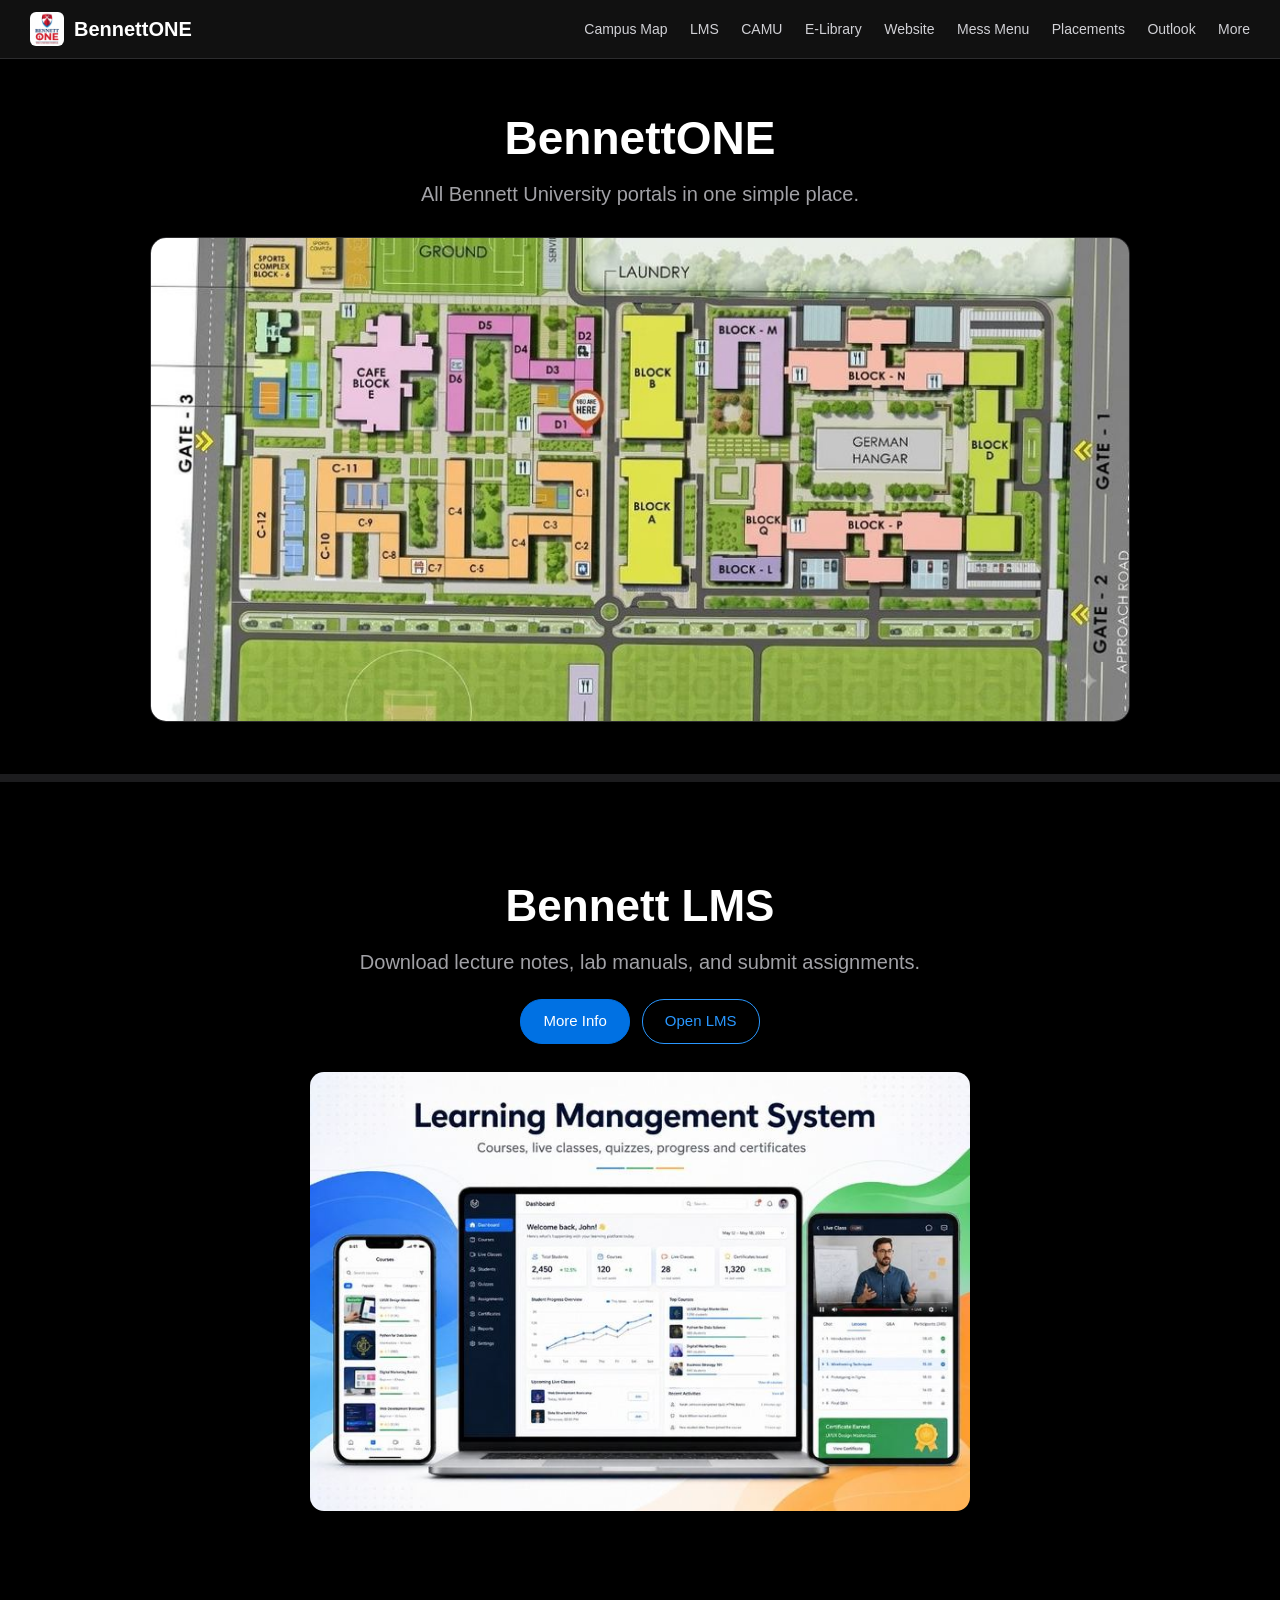
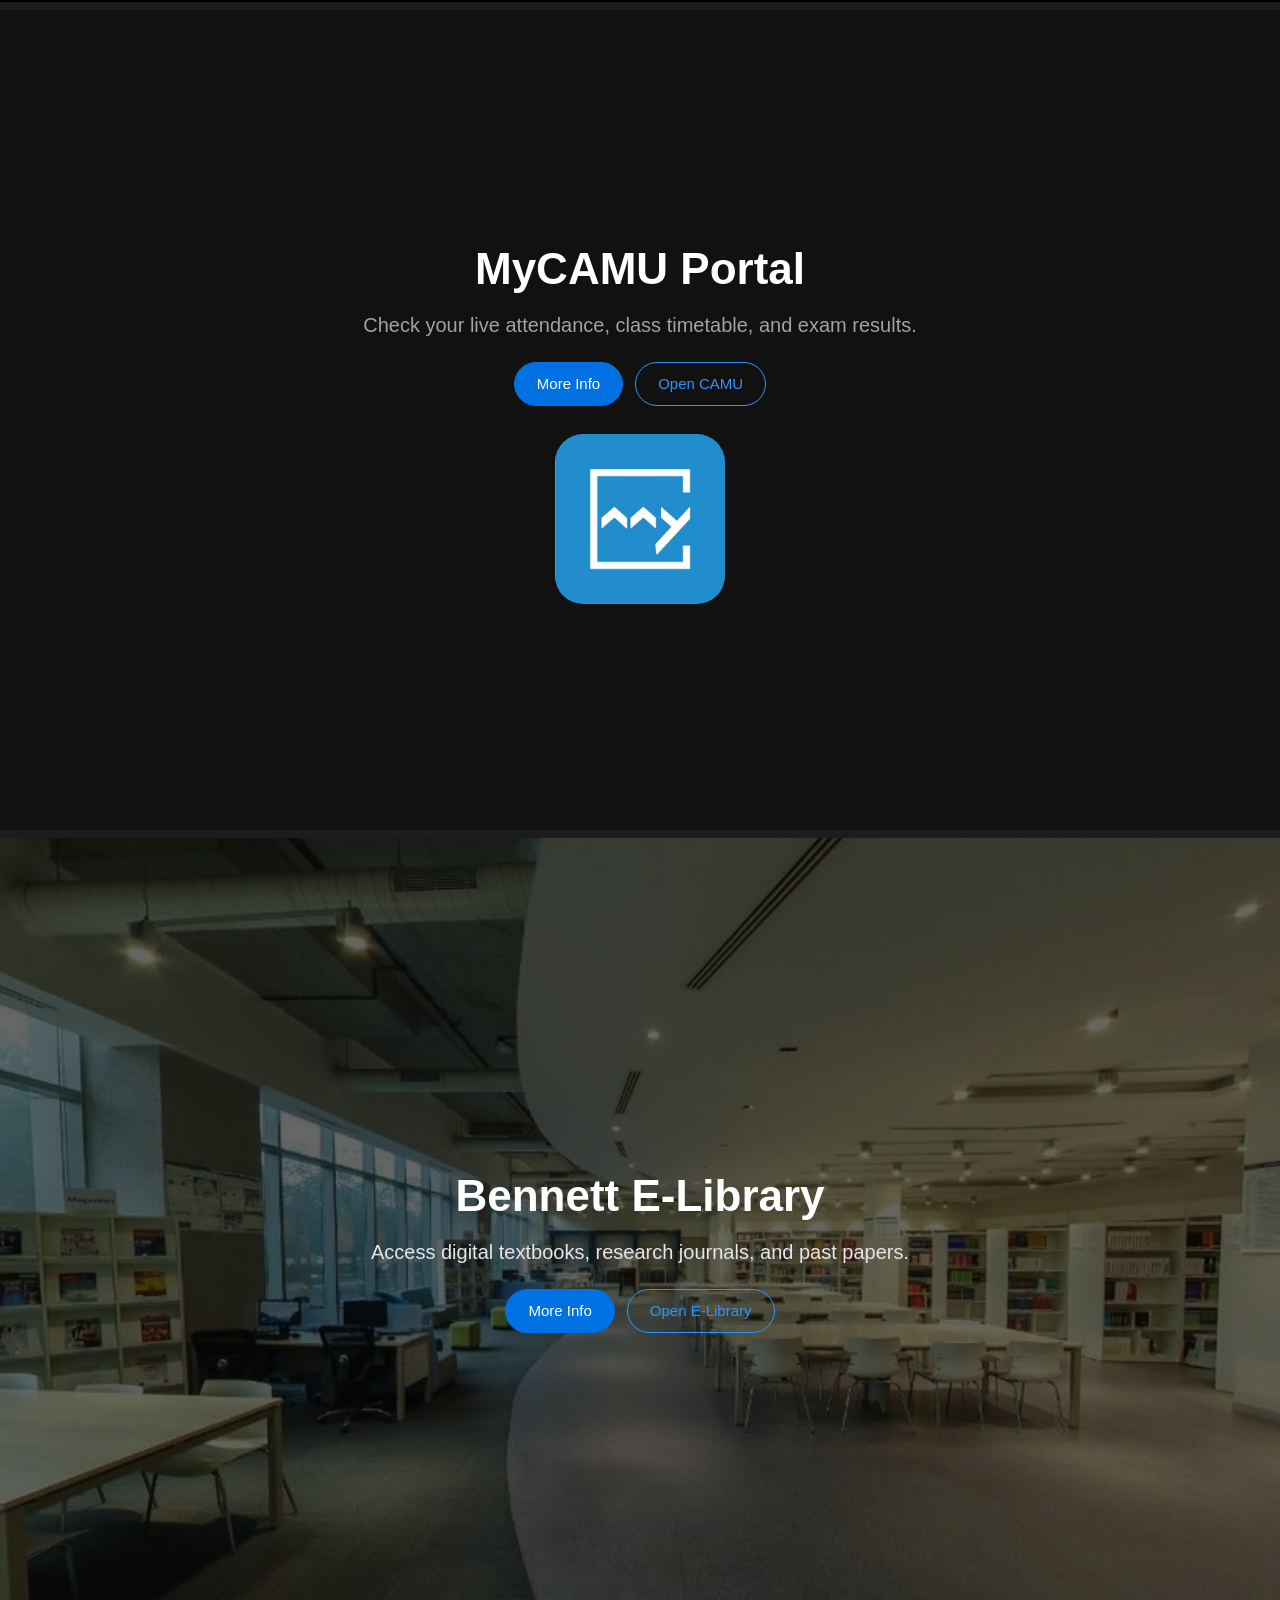
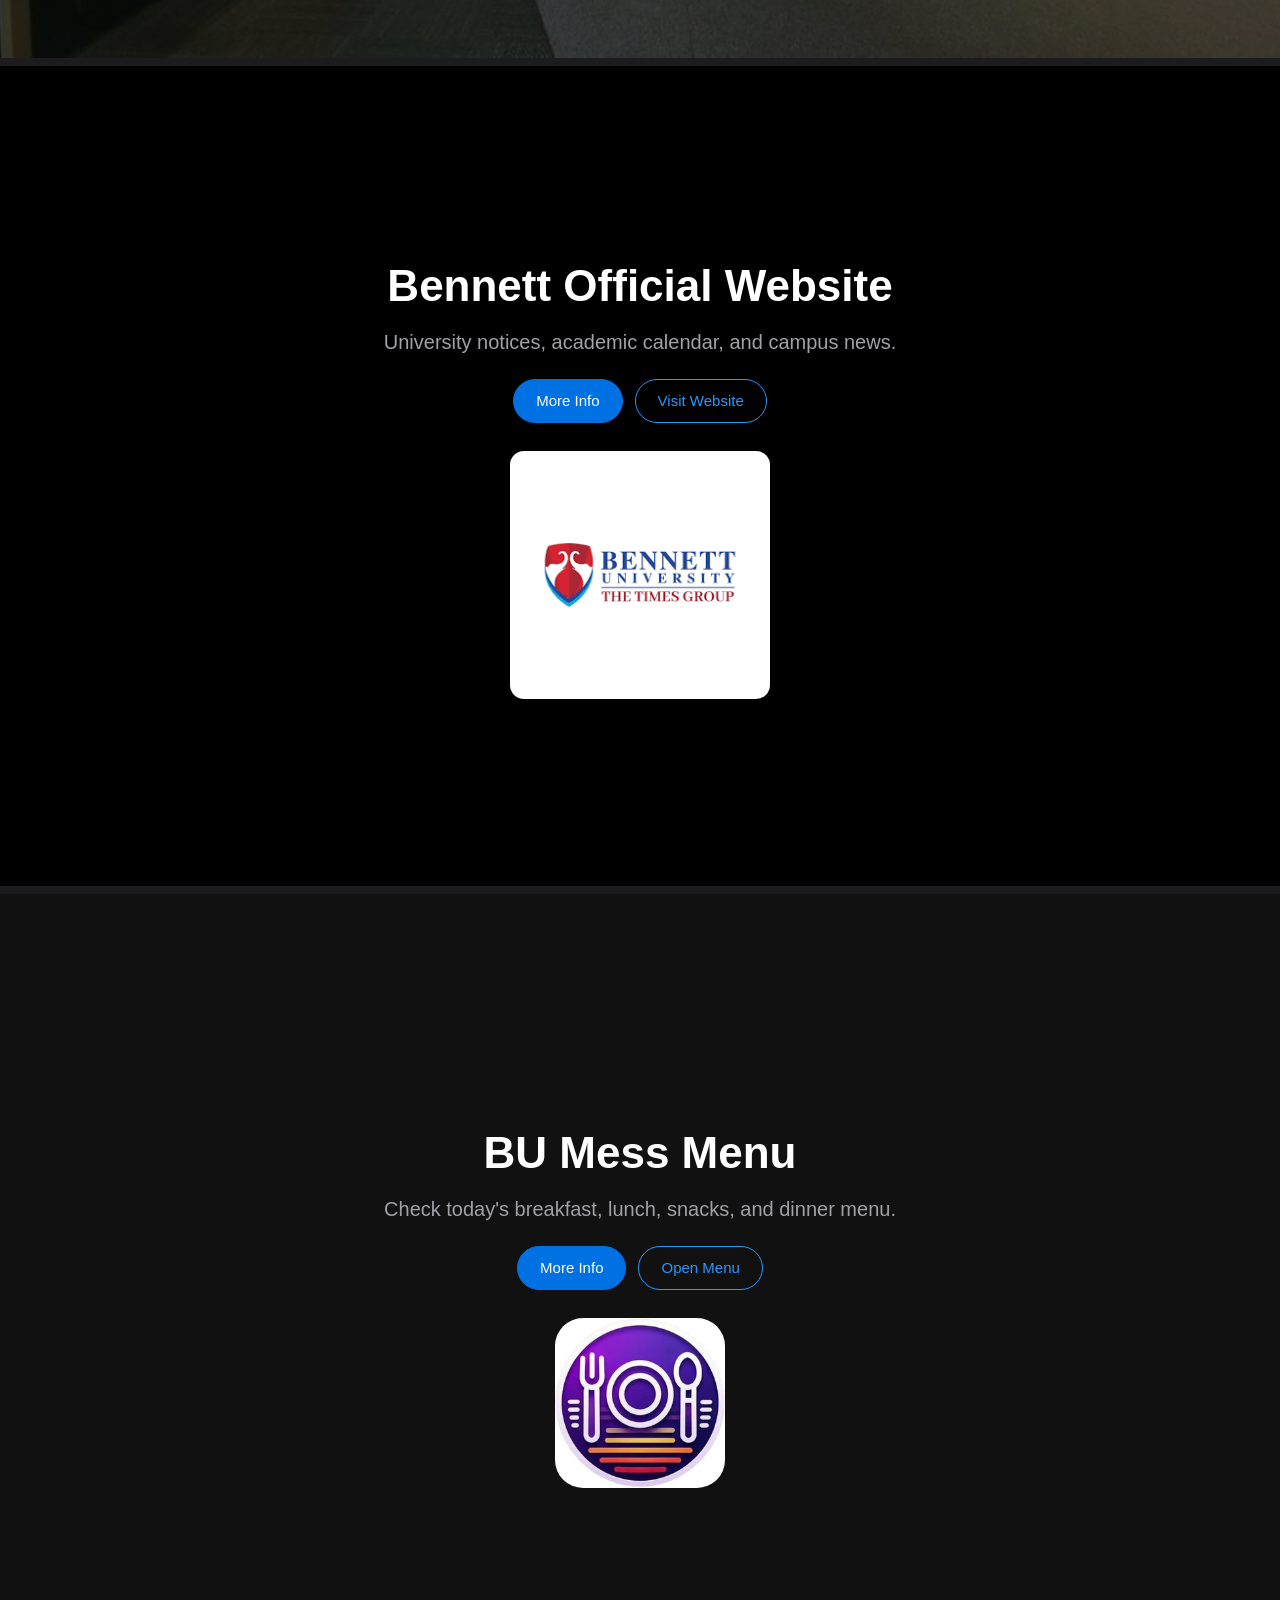
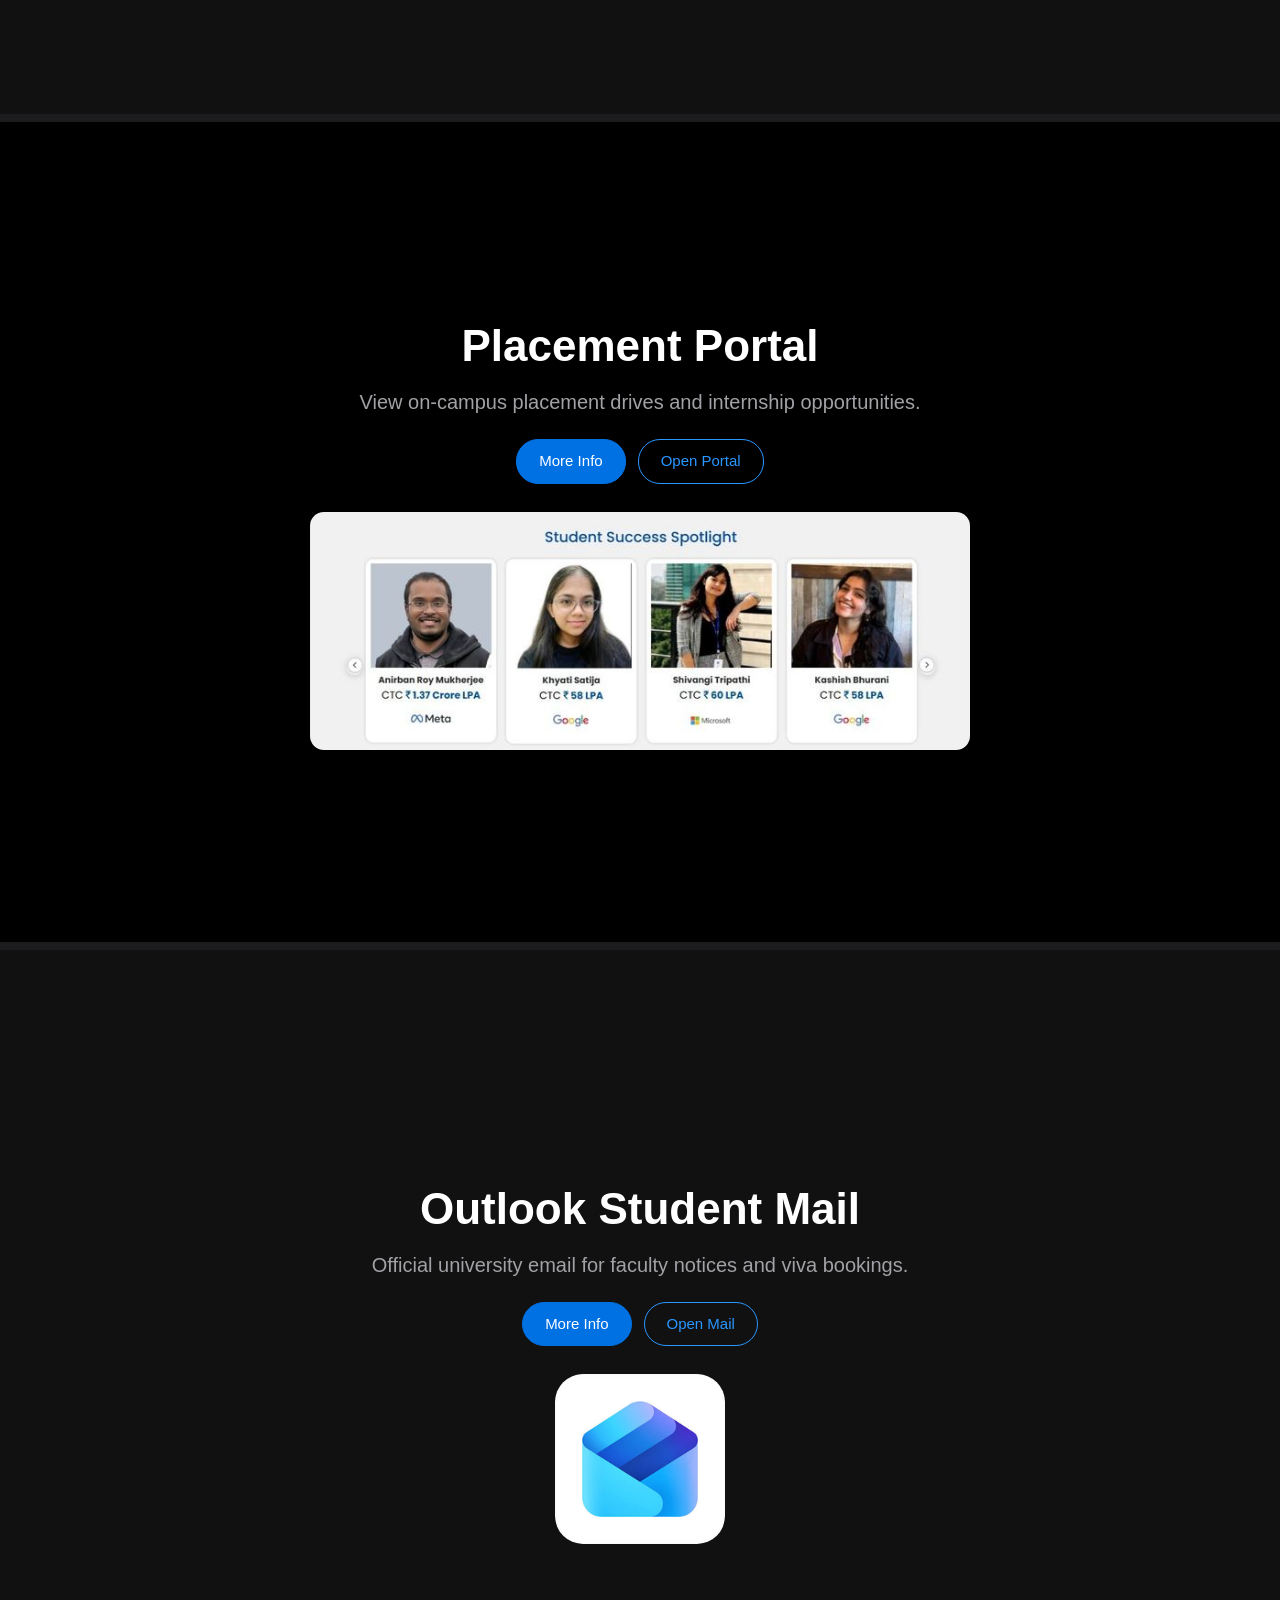
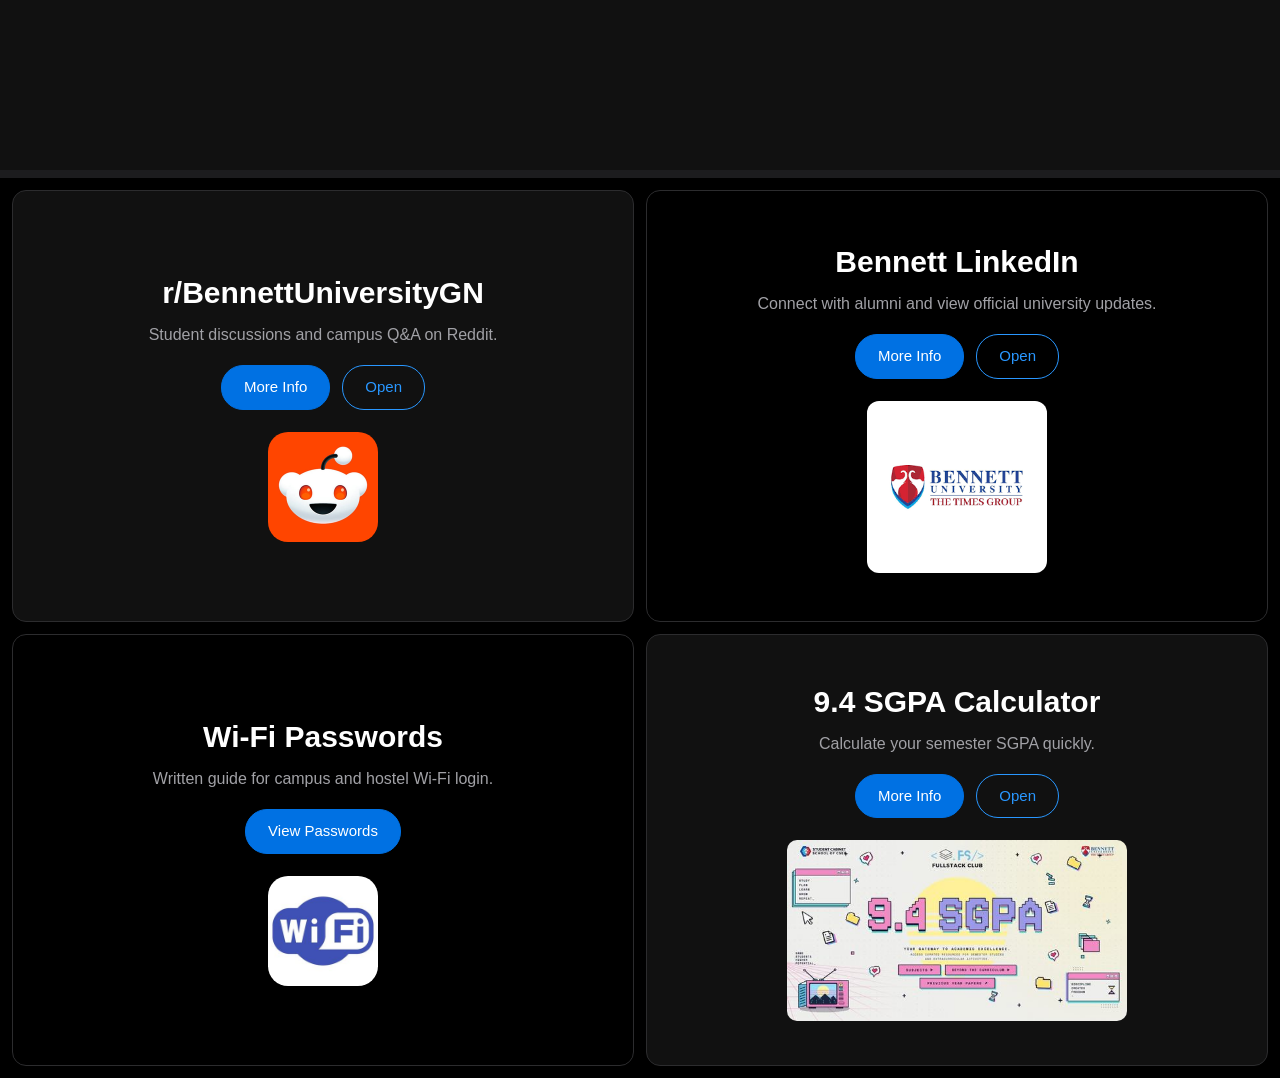
<file: index.html>
<!DOCTYPE html>
<html lang="en">
<head>
  <meta charset="UTF-8">
  <meta name="viewport" content="width=device-width, initial-scale=1.0">
  <title>BennettONE</title>
  <link rel="stylesheet" href="css/style.css">
</head>
<body>

  <header class="navbar">
    <a href="index.html" class="logo">
      <img src="assets/images/bennettone-logo.png" alt="BennettONE Logo" class="nav-logo-img">
      <span>BennettONE</span>
    </a>
    <nav>
      <a href="#map">Campus Map</a>
      <a href="#lms">LMS</a>
      <a href="#camu">CAMU</a>
      <a href="#elibrary">E-Library</a>
      <a href="#website">Website</a>
      <a href="#mess">Mess Menu</a>
      <a href="#placement">Placements</a>
      <a href="#outlook">Outlook</a>
      <a href="#more">More</a>
    </nav>
  </header>

  <main>
    <section id="map" class="map-section">
      <h1>BennettONE</h1>
      <p>All Bennett University portals in one simple place.</p>
      <img src="assets/images/campus-map.jpg" alt="Bennett University Campus Map" class="campus-map">
    </section>

    <section id="lms" class="hero-box dark-bg">
      <h2>Bennett LMS</h2>
      <p>Download lecture notes, lab manuals, and submit assignments.</p>
      <div class="btn-group">
        <a href="lms.html" class="btn blue-btn">More Info</a>
        <a href="https://lms.bennett.edu.in/my/" target="_blank" class="btn border-btn">Open LMS</a>
      </div>
      <img src="assets/images/lms.jpg" alt="Bennett LMS" class="hero-banner" loading="lazy">
    </section>

    <section id="camu" class="hero-box charcoal-bg">
      <h2>MyCAMU Portal</h2>
      <p>Check your live attendance, class timetable, and exam results.</p>
      <div class="btn-group">
        <a href="camu.html" class="btn blue-btn">More Info</a>
        <a href="https://student.bennetterp.camu.in/v2/" target="_blank" class="btn border-btn">Open CAMU</a>
      </div>
      <img src="assets/images/camu.png" alt="MyCAMU Logo" class="hero-icon" loading="lazy">
    </section>

    <section id="elibrary" class="hero-box bg-elibrary">
      <h2>Bennett E-Library</h2>
      <p>Access digital textbooks, research journals, and past papers.</p>
      <div class="btn-group">
        <a href="elibrary.html" class="btn blue-btn">More Info</a>
        <a href="https://library.bennett.edu.in/" target="_blank" class="btn border-btn">Open E-Library</a>
      </div>
    </section>

    <section id="website" class="hero-box dark-bg">
      <h2>Bennett Official Website</h2>
      <p>University notices, academic calendar, and campus news.</p>
      <div class="btn-group">
        <a href="website.html" class="btn blue-btn">More Info</a>
        <a href="https://www.bennett.edu.in/" target="_blank" class="btn border-btn">Visit Website</a>
      </div>
      <img src="assets/images/bennett-logo.png" alt="Bennett University Logo" class="hero-logo" loading="lazy">
    </section>

    <section id="mess" class="hero-box charcoal-bg">
      <h2>BU Mess Menu</h2>
      <p>Check today's breakfast, lunch, snacks, and dinner menu.</p>
      <div class="btn-group">
        <a href="mess.html" class="btn blue-btn">More Info</a>
        <a href="https://messmenu.me/bu" target="_blank" class="btn border-btn">Open Menu</a>
      </div>
      <img src="assets/images/mess.jpg" alt="BU Mess Menu Icon" class="hero-icon" loading="lazy">
    </section>

    <section id="placement" class="hero-box dark-bg">
      <h2>Placement Portal</h2>
      <p>View on-campus placement drives and internship opportunities.</p>
      <div class="btn-group">
        <a href="placement.html" class="btn blue-btn">More Info</a>
        <a href="https://bennett-oncampusplacement.vercel.app/" target="_blank" class="btn border-btn">Open Portal</a>
      </div>
      <img src="assets/images/placement.jpg" alt="Bennett Placement Spotlight" class="hero-banner" loading="lazy">
    </section>

    <section id="outlook" class="hero-box charcoal-bg">
      <h2>Outlook Student Mail</h2>
      <p>Official university email for faculty notices and viva bookings.</p>
      <div class="btn-group">
        <a href="outlook.html" class="btn blue-btn">More Info</a>
        <a href="https://outlook.cloud.microsoft/mail/" target="_blank" class="btn border-btn">Open Mail</a>
      </div>
      <img src="assets/images/outlook.png" alt="Microsoft Outlook Icon" class="hero-icon" loading="lazy">
    </section>

    <section id="more" class="four-grid">

      <div class="small-box charcoal-bg">
        <h3>r/BennettUniversityGN</h3>
        <p>Student discussions and campus Q&amp;A on Reddit.</p>
        <div class="btn-group">
          <a href="subreddit.html" class="btn blue-btn">More Info</a>
          <a href="https://www.reddit.com/r/BennettUniversityGN/" target="_blank" class="btn border-btn">Open</a>
        </div>
        <img src="assets/images/reddit.png" alt="Reddit Icon" class="grid-icon" loading="lazy">
      </div>

      <div class="small-box dark-bg">
        <h3>Bennett LinkedIn</h3>
        <p>Connect with alumni and view official university updates.</p>
        <div class="btn-group">
          <a href="linkedin.html" class="btn blue-btn">More Info</a>
          <a href="https://www.linkedin.com/school/bennett-university/home/" target="_blank" class="btn border-btn">Open</a>
        </div>
        <img src="assets/images/bennett-logo.png" alt="Bennett University LinkedIn" class="grid-logo" loading="lazy">
      </div>

      <div class="small-box dark-bg">
        <h3>Wi-Fi Passwords</h3>
        <p>Written guide for campus and hostel Wi-Fi login.</p>
        <div class="btn-group">
          <a href="wifi.html" class="btn blue-btn">View Passwords</a>
        </div>
        <img src="assets/images/wifi.jpg" alt="Campus Wi-Fi" class="grid-icon" loading="lazy">
      </div>

      <div class="small-box charcoal-bg">
        <h3>9.4 SGPA Calculator</h3>
        <p>Calculate your semester SGPA quickly.</p>
        <div class="btn-group">
          <a href="sgpa.html" class="btn blue-btn">More Info</a>
          <a href="https://94sgpa.vercel.app/" target="_blank" class="btn border-btn">Open</a>
        </div>
        <img src="assets/images/sgpa.jpg" alt="9.4 SGPA Banner" class="grid-banner" loading="lazy">
      </div>

    </section>
  </main>

  <script src="js/script.js"></script>
</body>
</html>
</file>
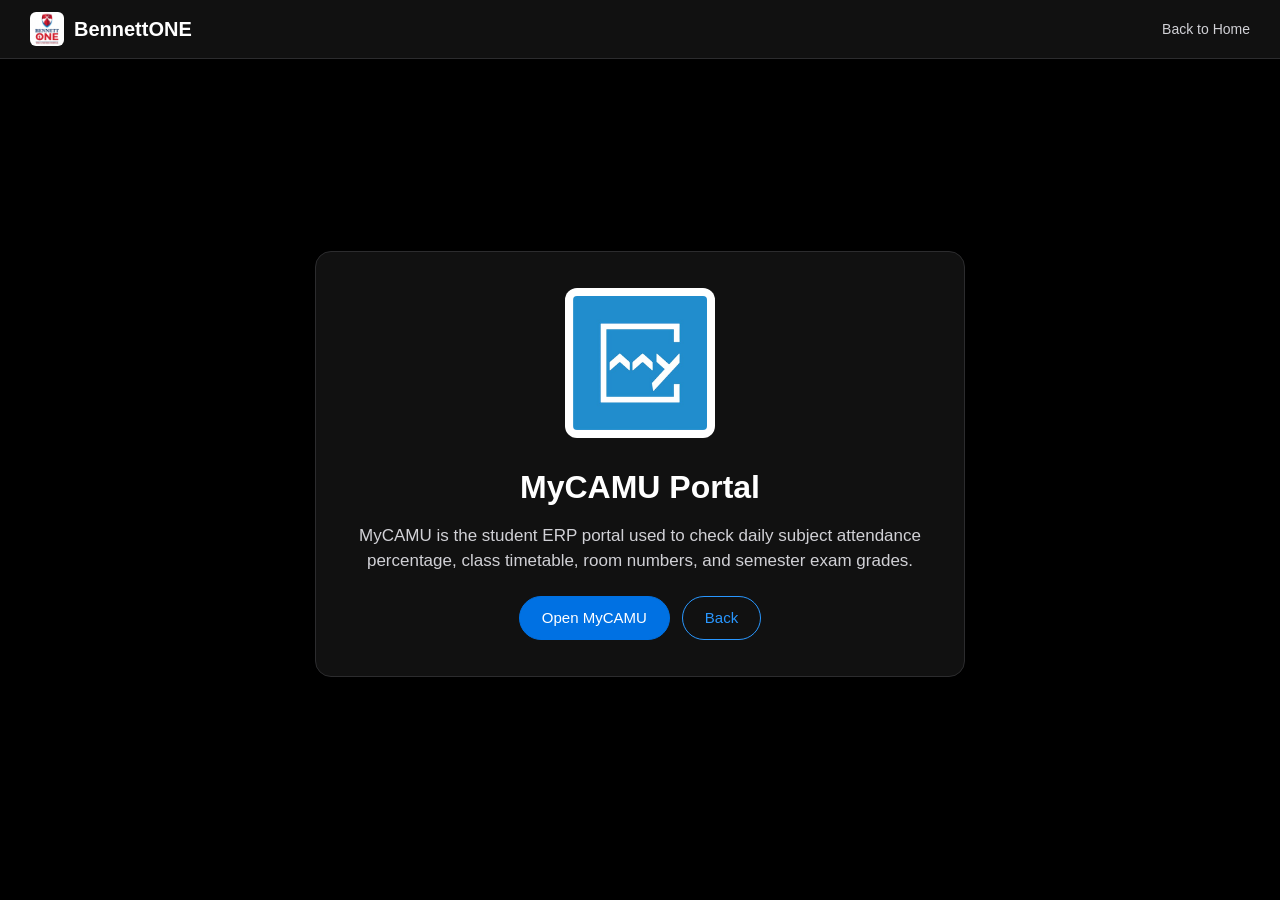
<file: camu.html>
<!DOCTYPE html>
<html lang="en">
<head>
  <meta charset="UTF-8">
  <meta name="viewport" content="width=device-width, initial-scale=1.0">
  <title>MyCAMU Portal - BennettONE</title>
  <link rel="stylesheet" href="css/style.css">
</head>
<body>

  <header class="navbar">
    <a href="index.html" class="logo">
      <img src="assets/images/bennettone-logo.png" alt="BennettONE Logo" class="nav-logo-img">
      <span>BennettONE</span>
    </a>
    <nav>
      <a href="index.html">Back to Home</a>
    </nav>
  </header>

  <main class="info-page">
    <div class="info-card">
      <img src="assets/images/camu.png" alt="MyCAMU Portal" class="info-img">
      <h1>MyCAMU Portal</h1>
      <p>MyCAMU is the student ERP portal used to check daily subject attendance percentage, class timetable, room numbers, and semester exam grades.</p>
      <div class="btn-group">
        <a href="https://student.bennetterp.camu.in/v2/" target="_blank" class="btn blue-btn">Open MyCAMU</a>
        <a href="index.html" class="btn border-btn">Back</a>
      </div>
    </div>
  </main>

  <script src="js/script.js"></script>
</body>
</html>
</file>
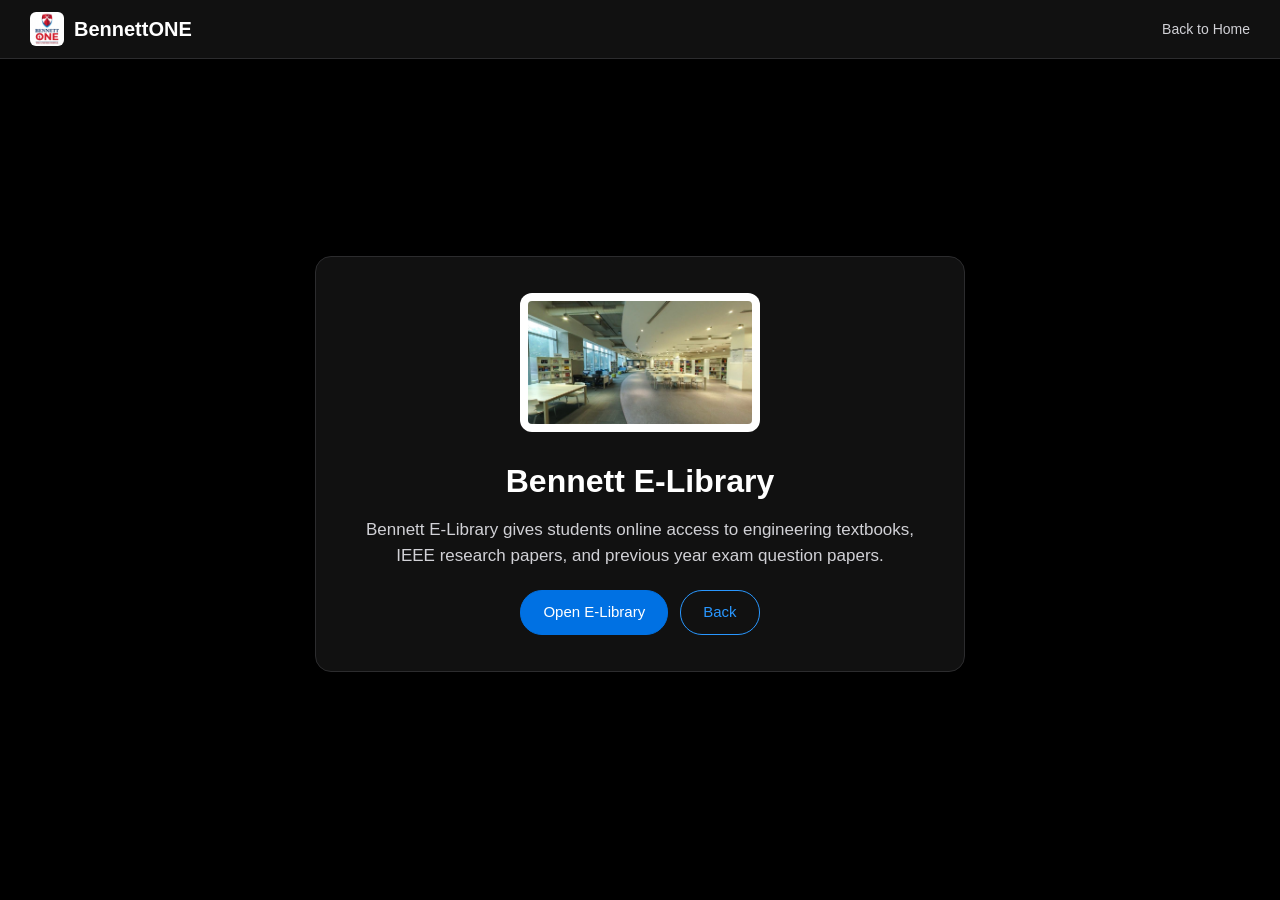
<file: elibrary.html>
<!DOCTYPE html>
<html lang="en">
<head>
  <meta charset="UTF-8">
  <meta name="viewport" content="width=device-width, initial-scale=1.0">
  <title>Bennett E-Library - BennettONE</title>
  <link rel="stylesheet" href="css/style.css">
</head>
<body>

  <header class="navbar">
    <a href="index.html" class="logo">
      <img src="assets/images/bennettone-logo.png" alt="BennettONE Logo" class="nav-logo-img">
      <span>BennettONE</span>
    </a>
    <nav>
      <a href="index.html">Back to Home</a>
    </nav>
  </header>

  <main class="info-page">
    <div class="info-card">
      <img src="assets/images/elibrary.jpg" alt="Bennett E-Library" class="info-img">
      <h1>Bennett E-Library</h1>
      <p>Bennett E-Library gives students online access to engineering textbooks, IEEE research papers, and previous year exam question papers.</p>
      <div class="btn-group">
        <a href="https://library.bennett.edu.in/" target="_blank" class="btn blue-btn">Open E-Library</a>
        <a href="index.html" class="btn border-btn">Back</a>
      </div>
    </div>
  </main>

  <script src="js/script.js"></script>
</body>
</html>
</file>
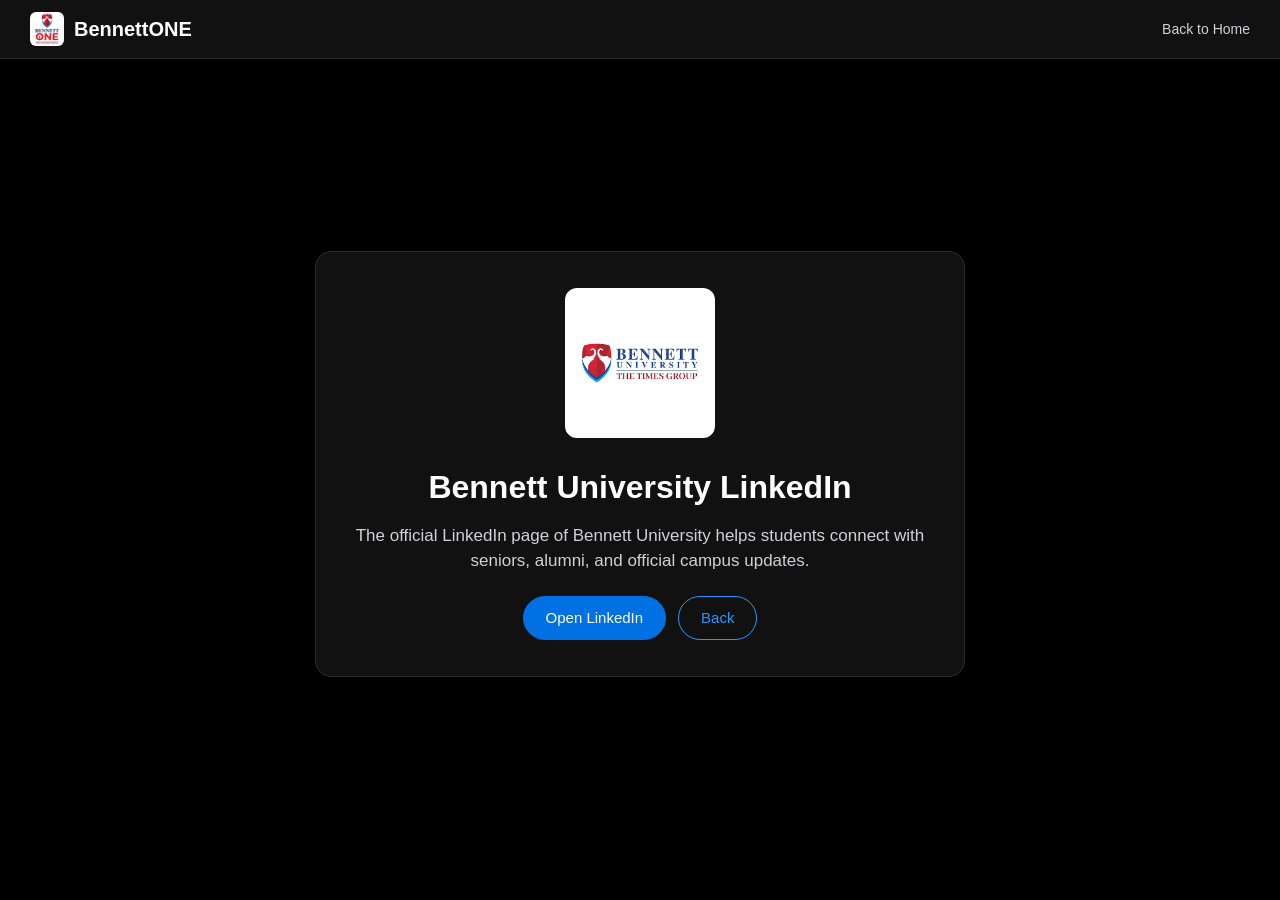
<file: linkedin.html>
<!DOCTYPE html>
<html lang="en">
<head>
  <meta charset="UTF-8">
  <meta name="viewport" content="width=device-width, initial-scale=1.0">
  <title>Bennett University LinkedIn - BennettONE</title>
  <link rel="stylesheet" href="css/style.css">
</head>
<body>

  <header class="navbar">
    <a href="index.html" class="logo">
      <img src="assets/images/bennettone-logo.png" alt="BennettONE Logo" class="nav-logo-img">
      <span>BennettONE</span>
    </a>
    <nav>
      <a href="index.html">Back to Home</a>
    </nav>
  </header>

  <main class="info-page">
    <div class="info-card">
      <img src="assets/images/bennett-logo.png" alt="Bennett University LinkedIn" class="info-img">
      <h1>Bennett University LinkedIn</h1>
      <p>The official LinkedIn page of Bennett University helps students connect with seniors, alumni, and official campus updates.</p>
      <div class="btn-group">
        <a href="https://www.linkedin.com/school/bennett-university/home/" target="_blank" class="btn blue-btn">Open LinkedIn</a>
        <a href="index.html" class="btn border-btn">Back</a>
      </div>
    </div>
  </main>

  <script src="js/script.js"></script>
</body>
</html>
</file>
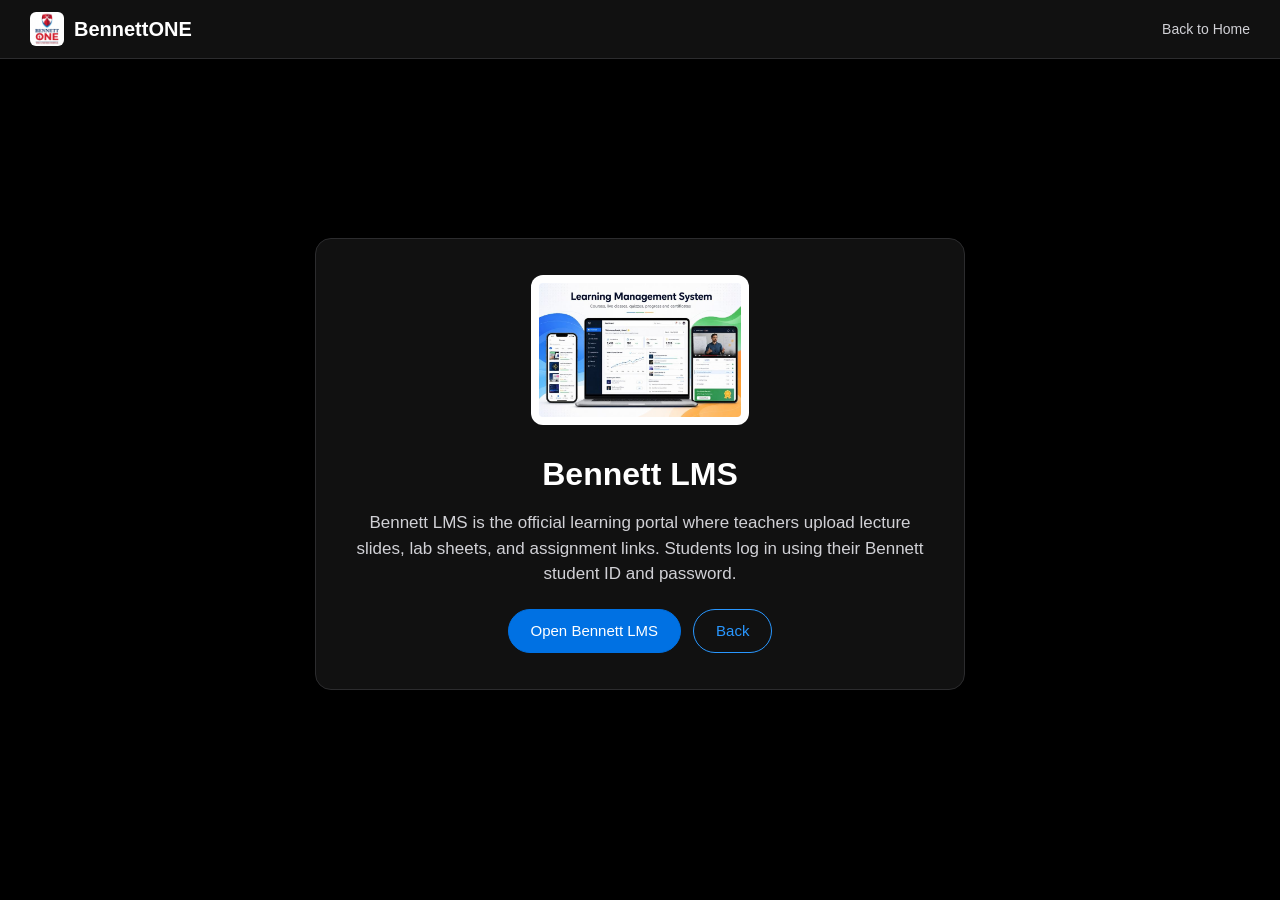
<file: lms.html>
<!DOCTYPE html>
<html lang="en">
<head>
  <meta charset="UTF-8">
  <meta name="viewport" content="width=device-width, initial-scale=1.0">
  <title>Bennett LMS - BennettONE</title>
  <link rel="stylesheet" href="css/style.css">
</head>
<body>

  <header class="navbar">
    <a href="index.html" class="logo">
      <img src="assets/images/bennettone-logo.png" alt="BennettONE Logo" class="nav-logo-img">
      <span>BennettONE</span>
    </a>
    <nav>
      <a href="index.html">Back to Home</a>
    </nav>
  </header>

  <main class="info-page">
    <div class="info-card">
      <img src="assets/images/lms.jpg" alt="Bennett LMS" class="info-img">
      <h1>Bennett LMS</h1>
      <p>Bennett LMS is the official learning portal where teachers upload lecture slides, lab sheets, and assignment links. Students log in using their Bennett student ID and password.</p>
      <div class="btn-group">
        <a href="https://lms.bennett.edu.in/my/" target="_blank" class="btn blue-btn">Open Bennett LMS</a>
        <a href="index.html" class="btn border-btn">Back</a>
      </div>
    </div>
  </main>

  <script src="js/script.js"></script>
</body>
</html>
</file>
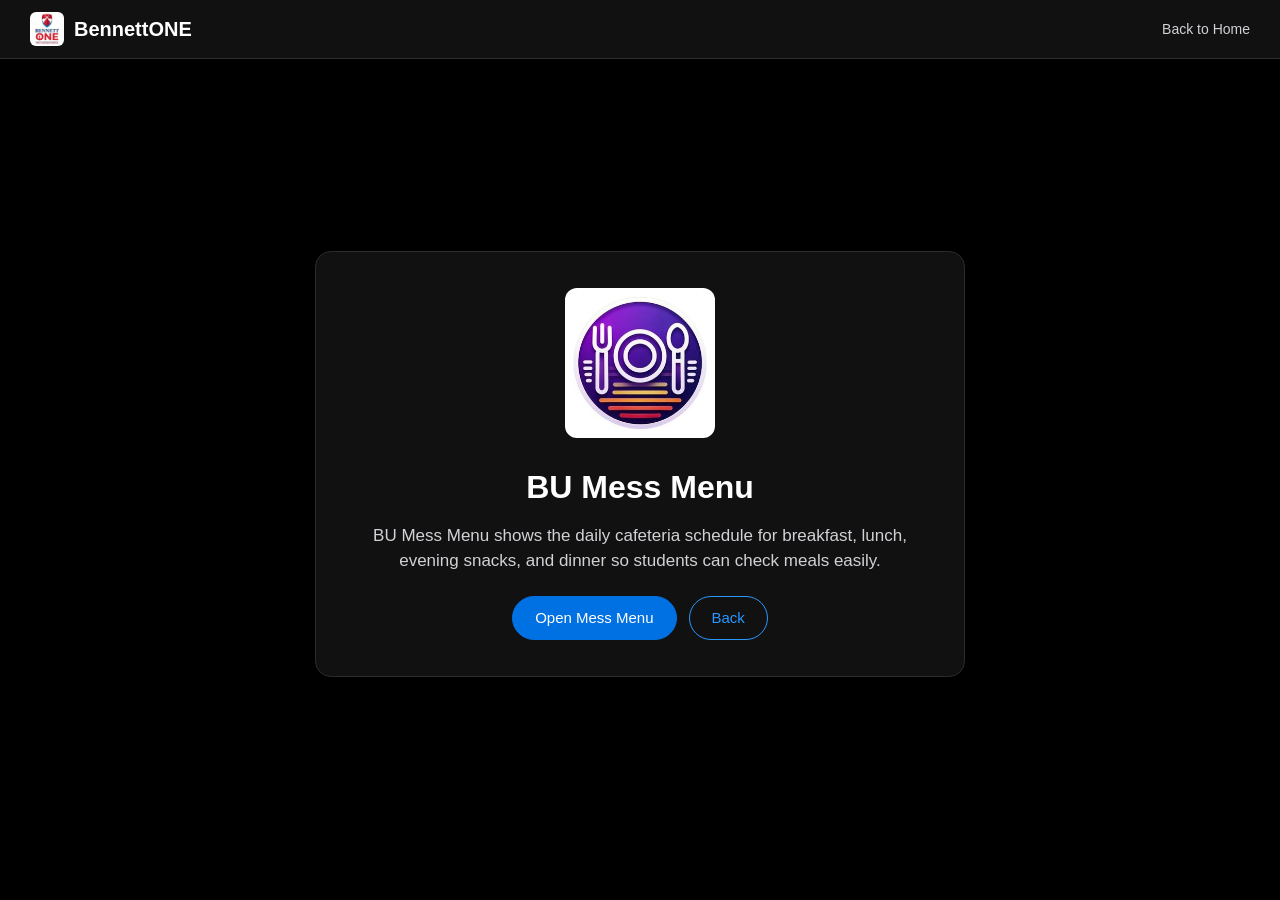
<file: mess.html>
<!DOCTYPE html>
<html lang="en">
<head>
  <meta charset="UTF-8">
  <meta name="viewport" content="width=device-width, initial-scale=1.0">
  <title>BU Mess Menu - BennettONE</title>
  <link rel="stylesheet" href="css/style.css">
</head>
<body>

  <header class="navbar">
    <a href="index.html" class="logo">
      <img src="assets/images/bennettone-logo.png" alt="BennettONE Logo" class="nav-logo-img">
      <span>BennettONE</span>
    </a>
    <nav>
      <a href="index.html">Back to Home</a>
    </nav>
  </header>

  <main class="info-page">
    <div class="info-card">
      <img src="assets/images/mess.jpg" alt="BU Mess Menu" class="info-img">
      <h1>BU Mess Menu</h1>
      <p>BU Mess Menu shows the daily cafeteria schedule for breakfast, lunch, evening snacks, and dinner so students can check meals easily.</p>
      <div class="btn-group">
        <a href="https://messmenu.me/bu" target="_blank" class="btn blue-btn">Open Mess Menu</a>
        <a href="index.html" class="btn border-btn">Back</a>
      </div>
    </div>
  </main>

  <script src="js/script.js"></script>
</body>
</html>
</file>
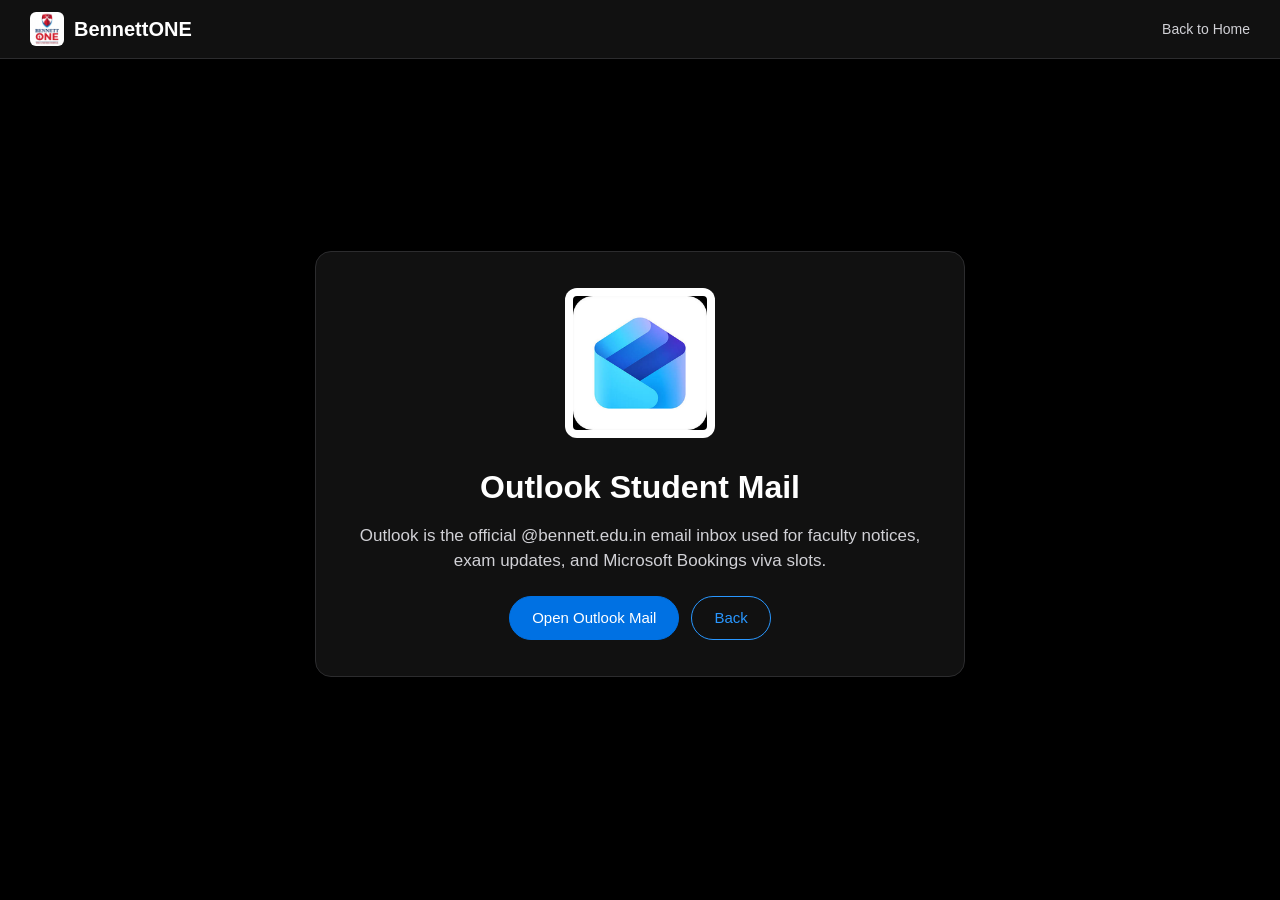
<file: outlook.html>
<!DOCTYPE html>
<html lang="en">
<head>
  <meta charset="UTF-8">
  <meta name="viewport" content="width=device-width, initial-scale=1.0">
  <title>Outlook Student Mail - BennettONE</title>
  <link rel="stylesheet" href="css/style.css">
</head>
<body>

  <header class="navbar">
    <a href="index.html" class="logo">
      <img src="assets/images/bennettone-logo.png" alt="BennettONE Logo" class="nav-logo-img">
      <span>BennettONE</span>
    </a>
    <nav>
      <a href="index.html">Back to Home</a>
    </nav>
  </header>

  <main class="info-page">
    <div class="info-card">
      <img src="assets/images/outlook.png" alt="Outlook Student Mail" class="info-img">
      <h1>Outlook Student Mail</h1>
      <p>Outlook is the official @bennett.edu.in email inbox used for faculty notices, exam updates, and Microsoft Bookings viva slots.</p>
      <div class="btn-group">
        <a href="https://outlook.cloud.microsoft/mail/" target="_blank" class="btn blue-btn">Open Outlook Mail</a>
        <a href="index.html" class="btn border-btn">Back</a>
      </div>
    </div>
  </main>

  <script src="js/script.js"></script>
</body>
</html>
</file>
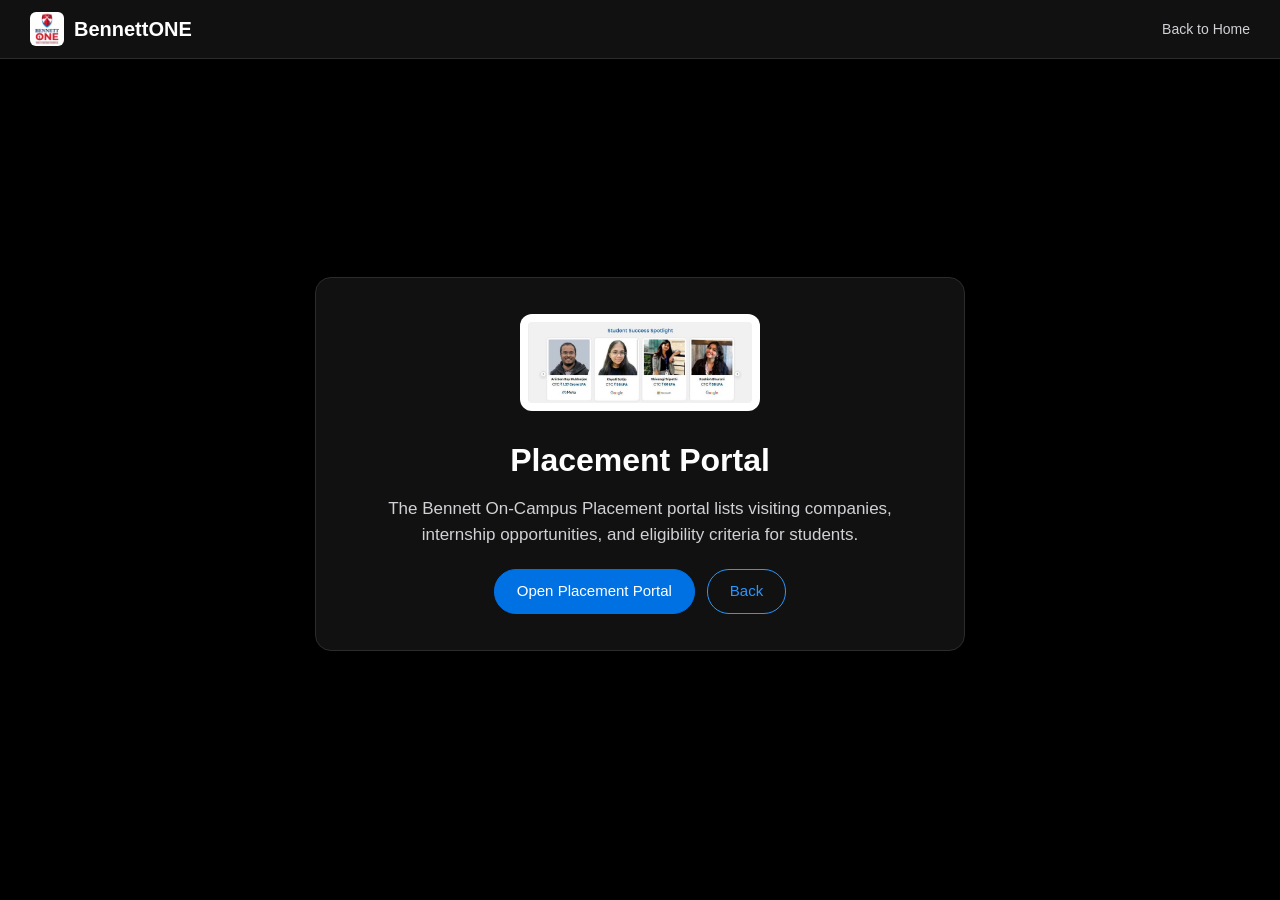
<file: placement.html>
<!DOCTYPE html>
<html lang="en">
<head>
  <meta charset="UTF-8">
  <meta name="viewport" content="width=device-width, initial-scale=1.0">
  <title>Placement Portal - BennettONE</title>
  <link rel="stylesheet" href="css/style.css">
</head>
<body>

  <header class="navbar">
    <a href="index.html" class="logo">
      <img src="assets/images/bennettone-logo.png" alt="BennettONE Logo" class="nav-logo-img">
      <span>BennettONE</span>
    </a>
    <nav>
      <a href="index.html">Back to Home</a>
    </nav>
  </header>

  <main class="info-page">
    <div class="info-card">
      <img src="assets/images/placement.jpg" alt="Placement Portal" class="info-img">
      <h1>Placement Portal</h1>
      <p>The Bennett On-Campus Placement portal lists visiting companies, internship opportunities, and eligibility criteria for students.</p>
      <div class="btn-group">
        <a href="https://bennett-oncampusplacement.vercel.app/" target="_blank" class="btn blue-btn">Open Placement Portal</a>
        <a href="index.html" class="btn border-btn">Back</a>
      </div>
    </div>
  </main>

  <script src="js/script.js"></script>
</body>
</html>
</file>
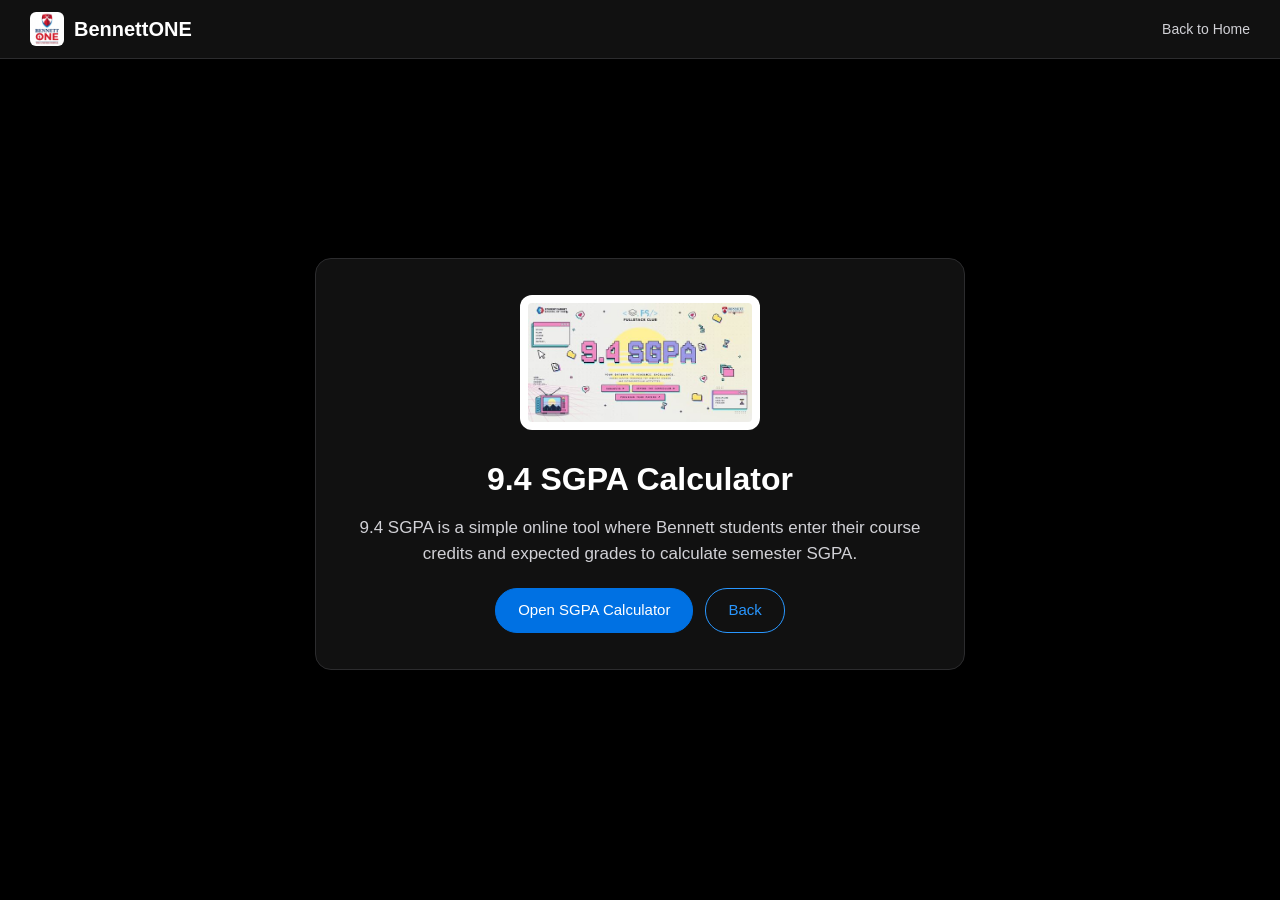
<file: sgpa.html>
<!DOCTYPE html>
<html lang="en">
<head>
  <meta charset="UTF-8">
  <meta name="viewport" content="width=device-width, initial-scale=1.0">
  <title>9.4 SGPA Calculator - BennettONE</title>
  <link rel="stylesheet" href="css/style.css">
</head>
<body>

  <header class="navbar">
    <a href="index.html" class="logo">
      <img src="assets/images/bennettone-logo.png" alt="BennettONE Logo" class="nav-logo-img">
      <span>BennettONE</span>
    </a>
    <nav>
      <a href="index.html">Back to Home</a>
    </nav>
  </header>

  <main class="info-page">
    <div class="info-card">
      <img src="assets/images/sgpa.jpg" alt="9.4 SGPA Calculator" class="info-img">
      <h1>9.4 SGPA Calculator</h1>
      <p>9.4 SGPA is a simple online tool where Bennett students enter their course credits and expected grades to calculate semester SGPA.</p>
      <div class="btn-group">
        <a href="https://94sgpa.vercel.app/" target="_blank" class="btn blue-btn">Open SGPA Calculator</a>
        <a href="index.html" class="btn border-btn">Back</a>
      </div>
    </div>
  </main>

  <script src="js/script.js"></script>
</body>
</html>
</file>
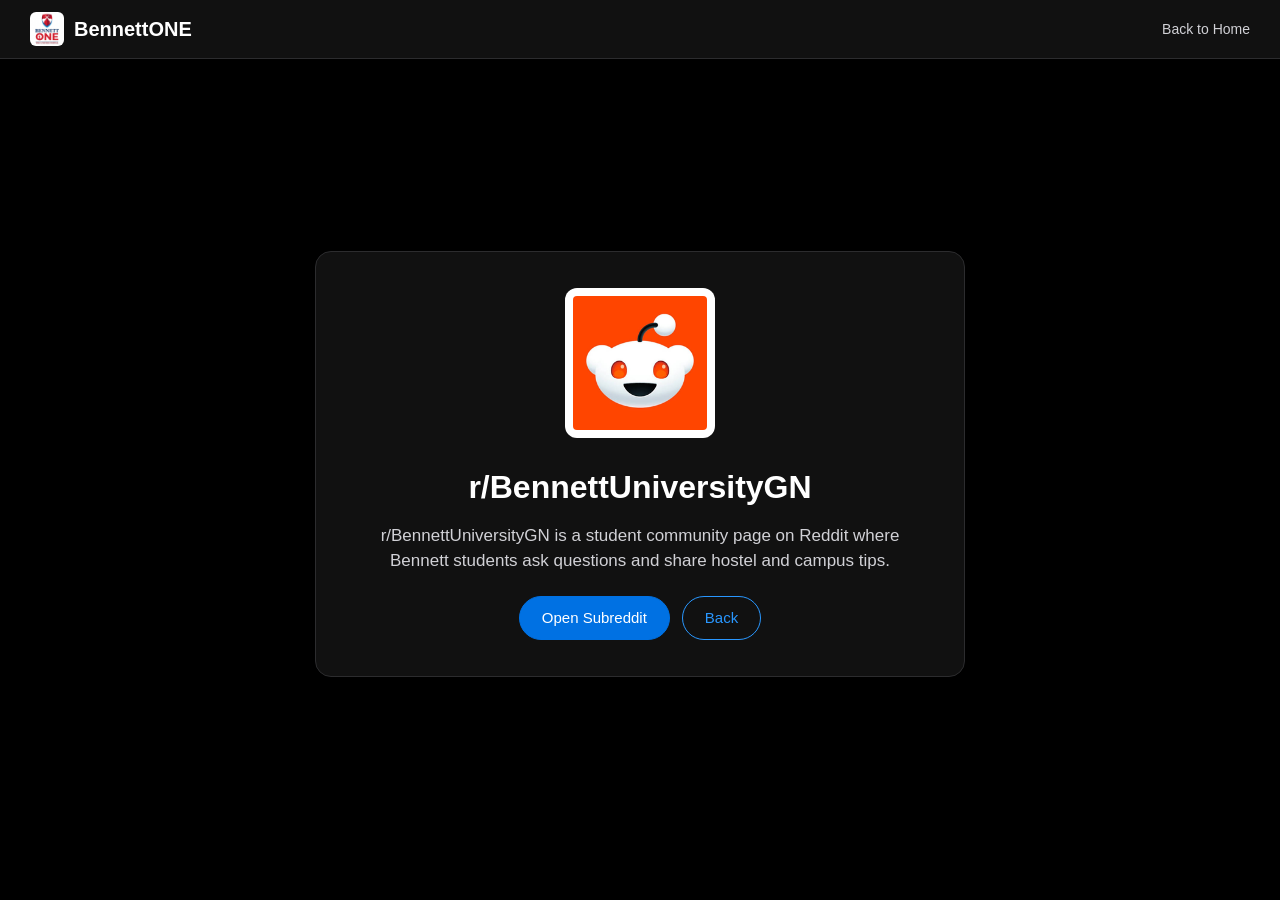
<file: subreddit.html>
<!DOCTYPE html>
<html lang="en">
<head>
  <meta charset="UTF-8">
  <meta name="viewport" content="width=device-width, initial-scale=1.0">
  <title>r/BennettUniversityGN - BennettONE</title>
  <link rel="stylesheet" href="css/style.css">
</head>
<body>

  <header class="navbar">
    <a href="index.html" class="logo">
      <img src="assets/images/bennettone-logo.png" alt="BennettONE Logo" class="nav-logo-img">
      <span>BennettONE</span>
    </a>
    <nav>
      <a href="index.html">Back to Home</a>
    </nav>
  </header>

  <main class="info-page">
    <div class="info-card">
      <img src="assets/images/reddit.png" alt="r/BennettUniversityGN" class="info-img">
      <h1>r/BennettUniversityGN</h1>
      <p>r/BennettUniversityGN is a student community page on Reddit where Bennett students ask questions and share hostel and campus tips.</p>
      <div class="btn-group">
        <a href="https://www.reddit.com/r/BennettUniversityGN/" target="_blank" class="btn blue-btn">Open Subreddit</a>
        <a href="index.html" class="btn border-btn">Back</a>
      </div>
    </div>
  </main>

  <script src="js/script.js"></script>
</body>
</html>
</file>
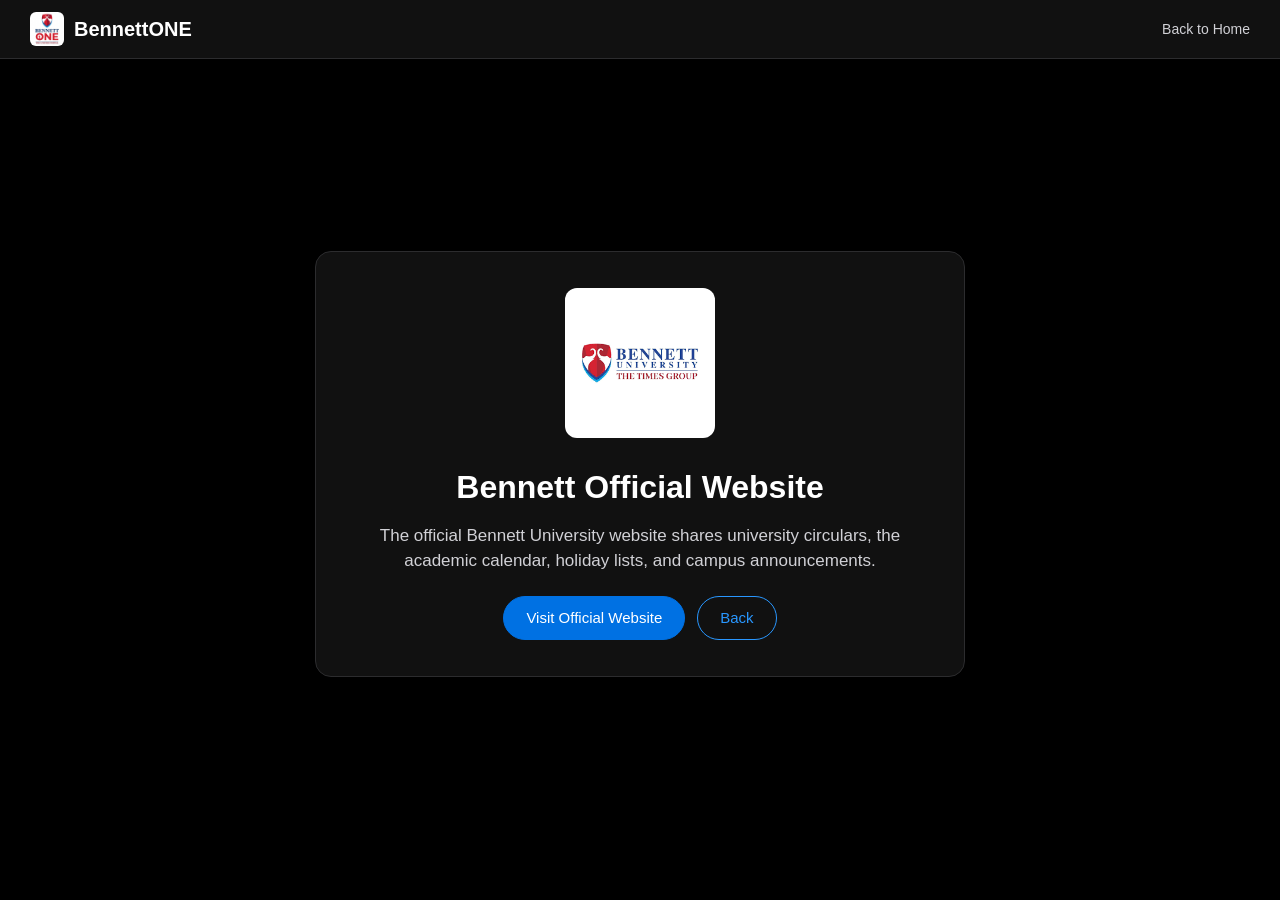
<file: website.html>
<!DOCTYPE html>
<html lang="en">
<head>
  <meta charset="UTF-8">
  <meta name="viewport" content="width=device-width, initial-scale=1.0">
  <title>Bennett Official Website - BennettONE</title>
  <link rel="stylesheet" href="css/style.css">
</head>
<body>

  <header class="navbar">
    <a href="index.html" class="logo">
      <img src="assets/images/bennettone-logo.png" alt="BennettONE Logo" class="nav-logo-img">
      <span>BennettONE</span>
    </a>
    <nav>
      <a href="index.html">Back to Home</a>
    </nav>
  </header>

  <main class="info-page">
    <div class="info-card">
      <img src="assets/images/bennett-logo.png" alt="Bennett Official Website" class="info-img">
      <h1>Bennett Official Website</h1>
      <p>The official Bennett University website shares university circulars, the academic calendar, holiday lists, and campus announcements.</p>
      <div class="btn-group">
        <a href="https://www.bennett.edu.in/" target="_blank" class="btn blue-btn">Visit Official Website</a>
        <a href="index.html" class="btn border-btn">Back</a>
      </div>
    </div>
  </main>

  <script src="js/script.js"></script>
</body>
</html>
</file>
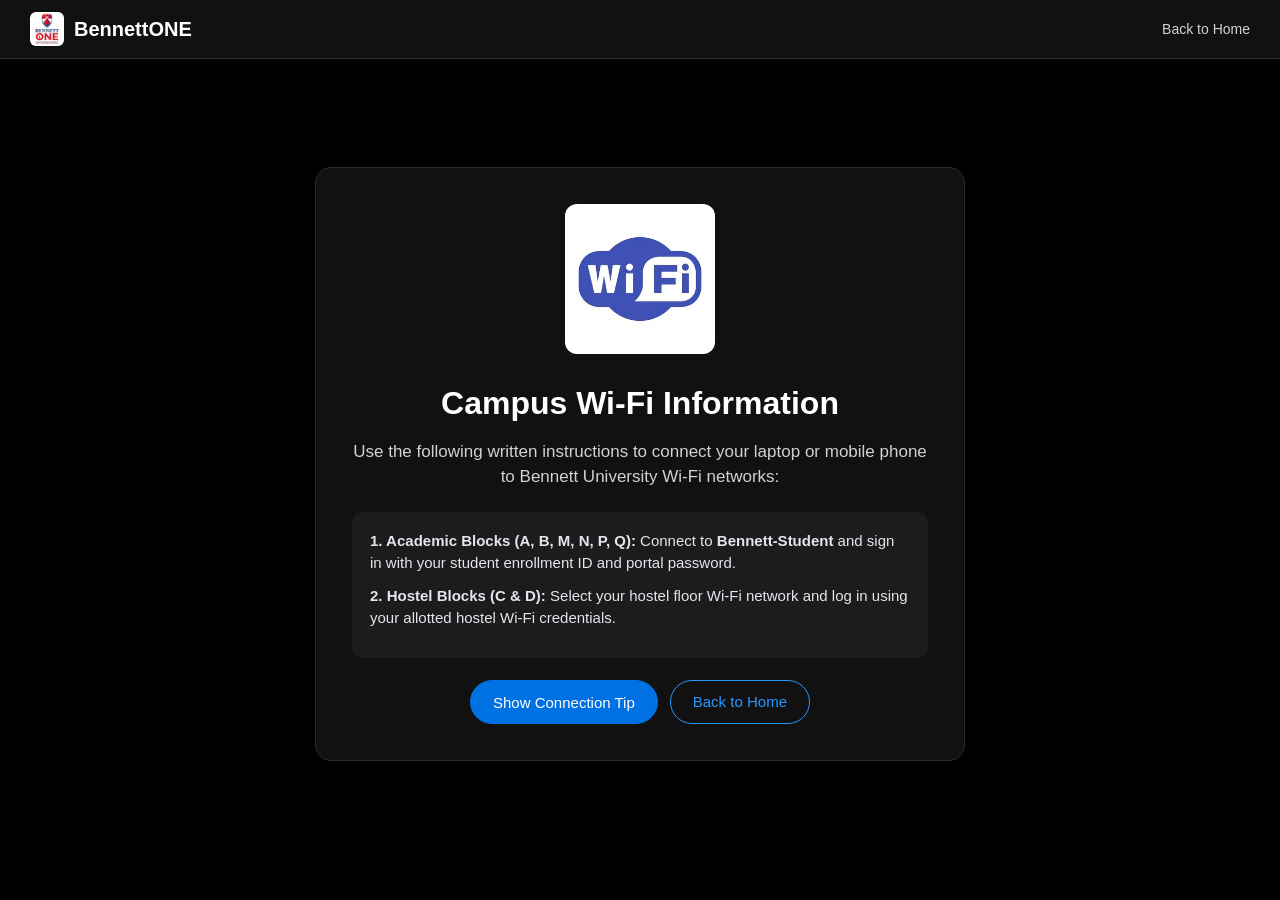
<file: wifi.html>
<!DOCTYPE html>
<html lang="en">
<head>
  <meta charset="UTF-8">
  <meta name="viewport" content="width=device-width, initial-scale=1.0">
  <title>Campus Wi-Fi Passwords - BennettONE</title>
  <link rel="stylesheet" href="css/style.css">
</head>
<body>

  <header class="navbar">
    <a href="index.html" class="logo">
      <img src="assets/images/bennettone-logo.png" alt="BennettONE Logo" class="nav-logo-img">
      <span>BennettONE</span>
    </a>
    <nav>
      <a href="index.html">Back to Home</a>
    </nav>
  </header>

  <main class="info-page">
    <div class="info-card">
      <img src="assets/images/wifi.jpg" alt="Wi-Fi Icon" class="info-img">
      <h1>Campus Wi-Fi Information</h1>
      <p>Use the following written instructions to connect your laptop or mobile phone to Bennett University Wi-Fi networks:</p>

      <div class="wifi-details">
        <p><strong>1. Academic Blocks (A, B, M, N, P, Q):</strong> Connect to <b>Bennett-Student</b> and sign in with your student enrollment ID and portal password.</p>
        <p><strong>2. Hostel Blocks (C &amp; D):</strong> Select your hostel floor Wi-Fi network and log in using your allotted hostel Wi-Fi credentials.</p>
        <p id="wifiNote" style="display: none;"><strong>Tip:</strong> If Wi-Fi fails to connect after a password reset, click "Forget Network" and enter your updated password again.</p>
      </div>

      <div class="btn-group">
        <button onclick="toggleTip()" id="tipBtn" class="btn blue-btn">Show Connection Tip</button>
        <a href="index.html" class="btn border-btn">Back to Home</a>
      </div>
    </div>
  </main>

  <script src="js/script.js"></script>
</body>
</html>
</file>
<file: css/style.css>
* {
  margin: 0;
  padding: 0;
  box-sizing: border-box;
}

html {
  scroll-behavior: smooth;
}

body {
  font-family: -apple-system, BlinkMacSystemFont, "Segoe UI", Roboto, Helvetica, Arial, sans-serif;
  color: #f5f5f7;
  background-color: #000000;
  line-height: 1.5;
}

.navbar {
  background-color: #111111;
  border-bottom: 1px solid #2c2c2e;
  padding: 12px 30px;
  display: flex;
  justify-content: space-between;
  align-items: center;
  position: sticky;
  top: 0;
  z-index: 10;
}

.logo {
  display: flex;
  align-items: center;
  gap: 10px;
  font-size: 20px;
  font-weight: 700;
  color: #ffffff;
  text-decoration: none;
}

.nav-logo-img {
  width: 34px;
  height: 34px;
  object-fit: contain;
  border-radius: 6px;
}

.navbar nav a {
  margin-left: 18px;
  text-decoration: none;
  color: #d1d1d6;
  font-size: 14px;
}

.navbar nav a:hover {
  color: #2997ff;
}

.map-section {
  background-color: #000000;
  text-align: center;
  padding: 45px 20px;
  border-bottom: 8px solid #1c1c1e;
}

.map-section h1 {
  font-size: 46px;
  font-weight: 700;
  color: #ffffff;
  margin-bottom: 6px;
}

.map-section p {
  font-size: 20px;
  color: #a1a1a6;
  margin-bottom: 28px;
}

.campus-map {
  width: 92%;
  max-width: 980px;
  border-radius: 16px;
  border: 1px solid #2c2c2e;
}

.hero-box {
  min-height: 92vh;
  display: flex;
  flex-direction: column;
  justify-content: center;
  align-items: center;
  text-align: center;
  padding: 50px 20px;
  border-bottom: 8px solid #1c1c1e;
}

.hero-box h2 {
  font-size: 44px;
  font-weight: 700;
  color: #ffffff;
  margin-bottom: 8px;
}

.hero-box p {
  font-size: 20px;
  color: #a1a1a6;
  max-width: 620px;
  margin-bottom: 22px;
}

.dark-bg {
  background-color: #000000;
}

.charcoal-bg {
  background-color: #111111;
}

.bg-elibrary {
  background-image: linear-gradient(rgba(0, 0, 0, 0.6), rgba(0, 0, 0, 0.6)), url("../assets/images/elibrary.jpg");
  background-size: cover;
  background-position: center;
  background-repeat: no-repeat;
}

.bg-elibrary p {
  color: #e5e5ea;
}

.hero-banner {
  width: 90%;
  max-width: 660px;
  margin-top: 28px;
  border-radius: 14px;
}

.hero-icon {
  width: 170px;
  height: 170px;
  object-fit: contain;
  margin-top: 28px;
  border-radius: 28px;
}

.hero-logo {
  width: 260px;
  margin-top: 28px;
  background-color: #ffffff;
  padding: 14px 20px;
  border-radius: 14px;
}

.btn-group {
  display: flex;
  gap: 12px;
  justify-content: center;
  flex-wrap: wrap;
}

.btn {
  padding: 10px 22px;
  border-radius: 22px;
  text-decoration: none;
  font-size: 15px;
  cursor: pointer;
}

.blue-btn {
  background-color: #0071e3;
  color: #ffffff;
  border: 1px solid #0071e3;
}

.border-btn {
  background-color: transparent;
  color: #2997ff;
  border: 1px solid #2997ff;
}

.four-grid {
  display: grid;
  grid-template-columns: 1fr 1fr;
  gap: 12px;
  padding: 12px;
  background-color: #000000;
}

.small-box {
  min-height: 48vh;
  border: 1px solid #2c2c2e;
  border-radius: 14px;
  display: flex;
  flex-direction: column;
  justify-content: center;
  align-items: center;
  text-align: center;
  padding: 36px 20px;
}

.small-box h3 {
  font-size: 30px;
  font-weight: 700;
  color: #ffffff;
  margin-bottom: 8px;
}

.small-box p {
  font-size: 16px;
  color: #a1a1a6;
  margin-bottom: 18px;
}

.grid-icon {
  width: 110px;
  height: 110px;
  object-fit: contain;
  margin-top: 22px;
  border-radius: 20px;
}

.grid-logo {
  width: 180px;
  margin-top: 22px;
  background-color: #ffffff;
  padding: 10px 14px;
  border-radius: 12px;
}

.grid-banner {
  width: 85%;
  max-width: 340px;
  margin-top: 22px;
  border-radius: 10px;
}

.info-page {
  min-height: 90vh;
  background-color: #000000;
  display: flex;
  justify-content: center;
  align-items: center;
  padding: 30px 20px;
}

.info-card {
  background-color: #111111;
  border: 1px solid #2c2c2e;
  border-radius: 16px;
  padding: 36px;
  max-width: 650px;
  width: 100%;
  text-align: center;
}

.info-img {
  max-width: 240px;
  max-height: 150px;
  object-fit: contain;
  margin-bottom: 18px;
  border-radius: 12px;
  background-color: #ffffff;
  padding: 8px;
}

.info-card h1 {
  font-size: 32px;
  color: #ffffff;
  margin-bottom: 12px;
}

.info-card p {
  font-size: 17px;
  color: #d1d1d6;
  margin-bottom: 22px;
}

.wifi-details {
  text-align: left;
  background-color: #1c1c1e;
  padding: 18px;
  border-radius: 10px;
  margin-bottom: 22px;
}

.wifi-details p {
  font-size: 15px;
  color: #e5e5ea;
  margin-bottom: 10px;
}

@media (max-width: 768px) {
  .navbar {
    flex-direction: column;
    gap: 10px;
  }

  .four-grid {
    grid-template-columns: 1fr;
  }

  .hero-box h2 {
    font-size: 32px;
  }
}
</file>
